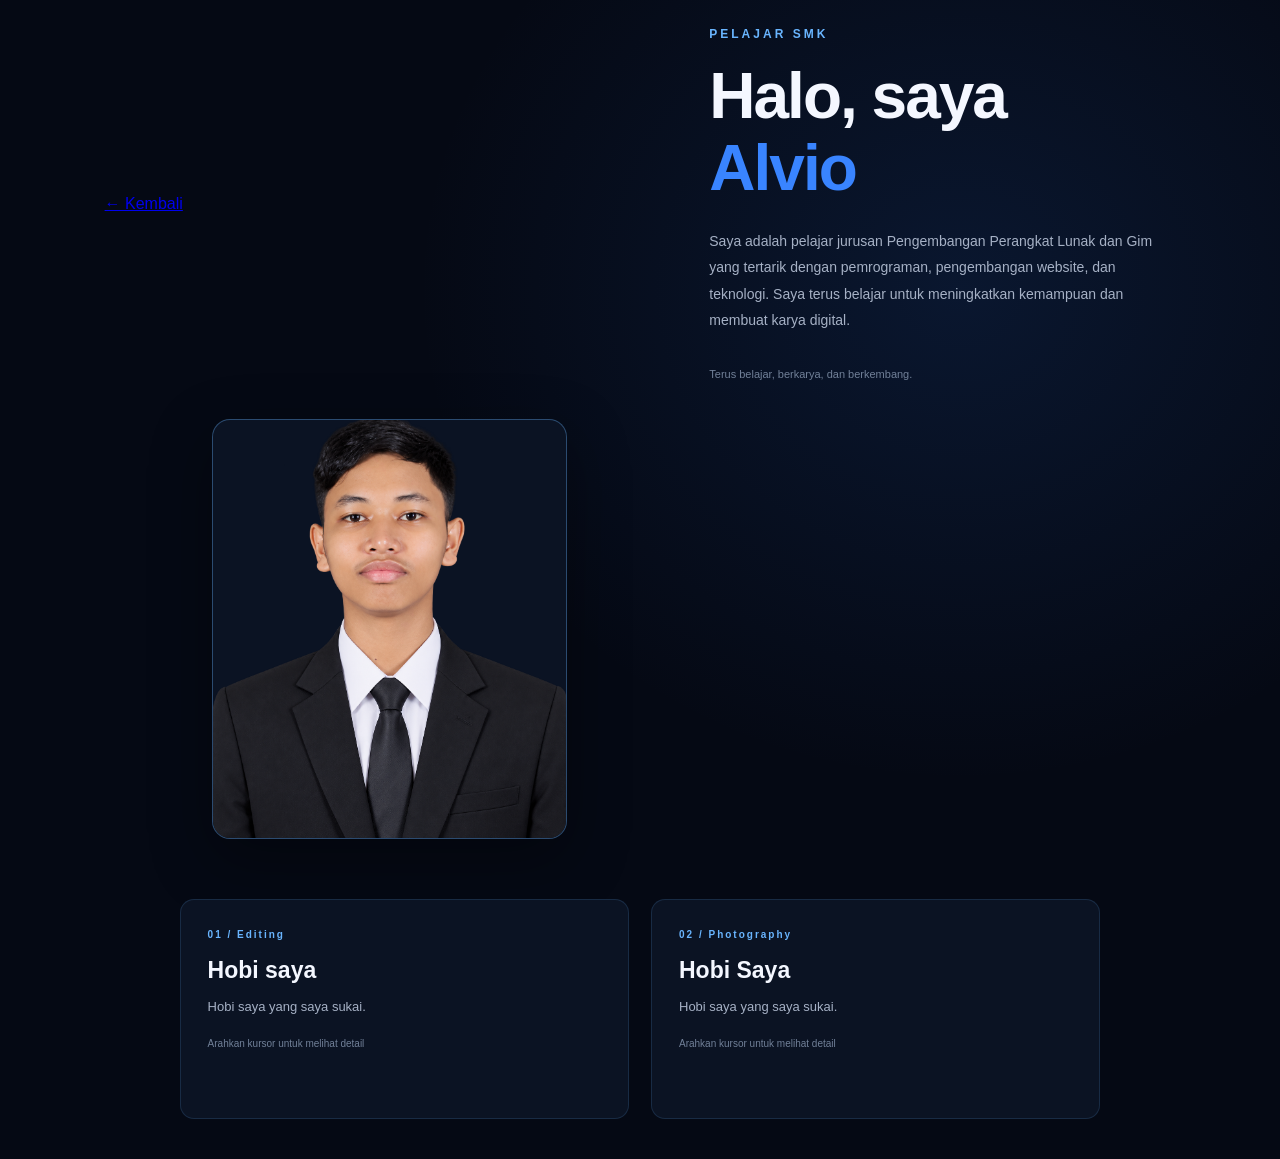
<file: page/alvio.html>
<!DOCTYPE html>
<html lang="id">
<head>
    <meta charset="UTF-8">
    <meta name="viewport" content="width=device-width, initial-scale=1.0">
    <title>Profil Saya | CEHOS</title>

    <link rel="stylesheet" href="../css/alvio.css">
</head>
<body class="profil-page">

        <main>
            <section class="profil-hero" id="beranda">
                
<a href="javascript:history.back()" class="btn-kembali">
    &#8592; Kembali
</a>


                <div class="profil-content">
                    <p class="profil-subtitle">PELAJAR SMK</p>

                    <h1>
                        Halo, saya<br>
                        <span>Alvio</span>
                    </h1>

                    <p class="profil-description">
                        Saya adalah pelajar jurusan Pengembangan Perangkat
                        Lunak dan Gim yang tertarik dengan pemrograman,
                        pengembangan website, dan teknologi. Saya terus
                        belajar untuk meningkatkan kemampuan dan membuat
                        karya digital.
                    </p>

                    <p class="profil-caption">
                        Terus belajar, berkarya, dan berkembang.
                    </p>
                </div>

                <div class="profil-photo-wrapper">
                    <img
                        src="../asset/Foto jas.png"
                        alt="Foto profil saya"
                        class="profil-photo"
                    >
                </div>

            </section>

            <section class="profil-extra">

                <article class="profil-extra-card" id="keahlian">
                    <p class="profil-card-label">01 / Editing</p>

                    <h2>Hobi saya</h2>

                    <p class="profil-card-description">
                        Hobi saya yang saya sukai.
                    </p>

                    <div class="profil-extra-detail">
                        <div class="profil-tags">
                            <span>Alight Motion</span>
                            <span>Capcut</span>
                            <span>Lightroom</span>
                        </div>

                        <p>
                            Saya sangat suka editing, terutama dibagian video editing.
                            Dan desain grafis, meskipun saya bisa dibilang masih pemula,
                            niat saya dalam belajar sampai sekarang ga pernah padam.
                        </p>
                    </div>

                    <span class="profil-card-hint">
                        Arahkan kursor untuk melihat detail
                    </span>
                </article>

                <article class="profil-extra-card" id="hobi">
                    <p class="profil-card-label">02 / Photography</p>

                    <h2>Hobi Saya</h2>

                    <p class="profil-card-description">
                        Hobi saya yang saya sukai.
                    </p>

                    <div class="profil-extra-detail">
                        <div class="profil-tags">
                            <span>Wild life photography</span>
                            <span>Macro Photography</span>
                            <span>Street Photography</span>
                        </div>

                        <p>
                            Saya suka dengan photography, saya menyukai nya karena
                            menurut saya photo itu bukan lah sekedar gambar, namun photo
                            itu adalah kenangan yang bisa kita abadikan, dan bisa kita lihat kembali di masa depan.
                        </p>
                    </div>

                    <span class="profil-card-hint">
                        Arahkan kursor untuk melihat detail
                    </span>
                </article>

            </section>
        </main>
    </div>

</body>
</html>
</file>
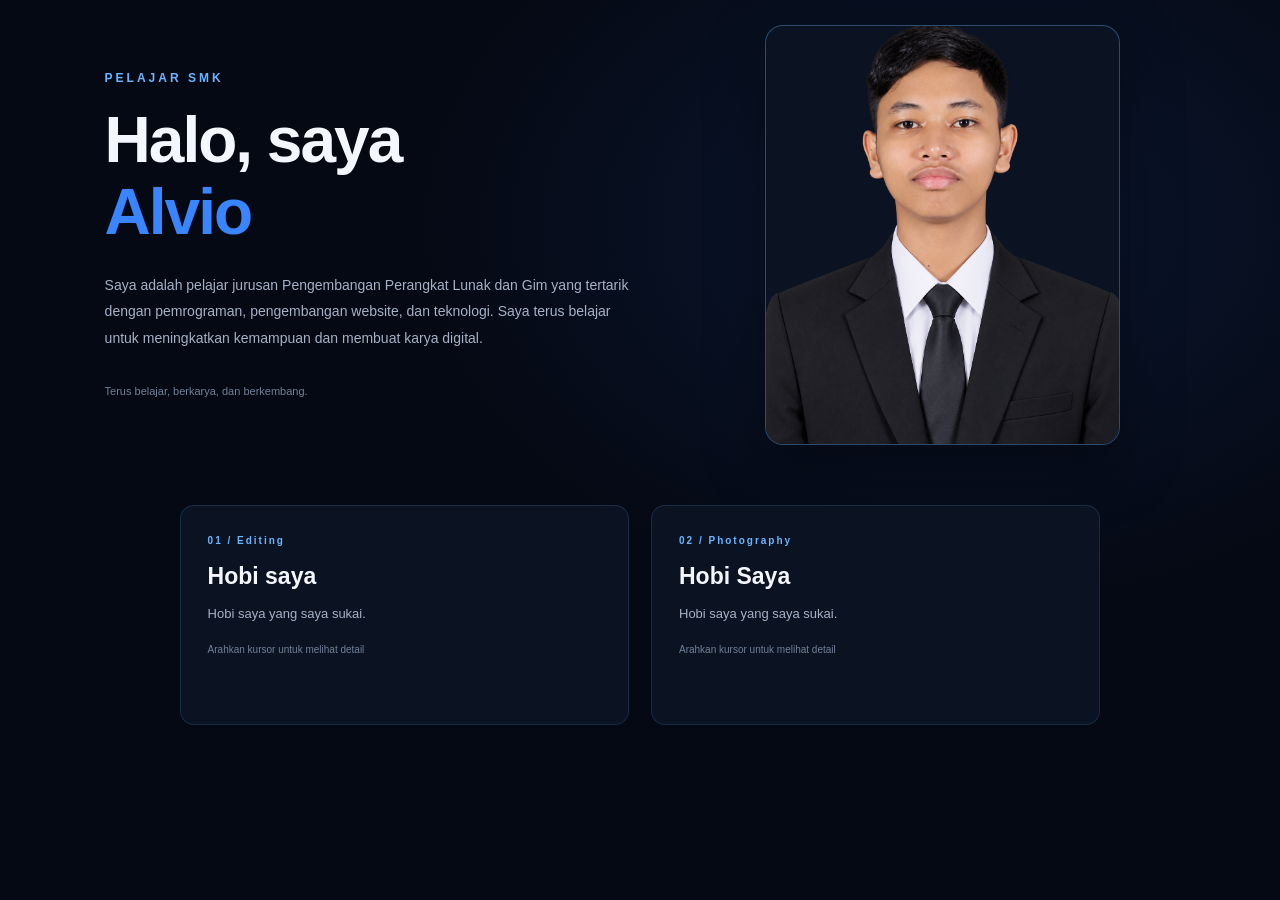
<file: page/anggota.html>
<!DOCTYPE html>
<html lang="id">
<head>
    <meta charset="UTF-8">
    <meta name="viewport" content="width=device-width, initial-scale=1.0">
    <title>Profil Saya | CEHOS</title>

    <link rel="stylesheet" href="../css/alvio.css">
</head>
<body class="profil-page">

        <main>
            <section class="profil-hero" id="beranda">

                <div class="profil-content">
                    <p class="profil-subtitle">PELAJAR SMK</p>

                    <h1>
                        Halo, saya<br>
                        <span>Alvio</span>
                    </h1>

                    <p class="profil-description">
                        Saya adalah pelajar jurusan Pengembangan Perangkat
                        Lunak dan Gim yang tertarik dengan pemrograman,
                        pengembangan website, dan teknologi. Saya terus
                        belajar untuk meningkatkan kemampuan dan membuat
                        karya digital.
                    </p>

                    <p class="profil-caption">
                        Terus belajar, berkarya, dan berkembang.
                    </p>
                </div>

                <div class="profil-photo-wrapper">
                    <img
                        src="../asset/Foto jas.png"
                        alt="Foto profil saya"
                        class="profil-photo"
                    >
                </div>

            </section>

            <section class="profil-extra">

                <article class="profil-extra-card" id="keahlian">
                    <p class="profil-card-label">01 / Editing</p>

                    <h2>Hobi saya</h2>

                    <p class="profil-card-description">
                        Hobi saya yang saya sukai.
                    </p>

                    <div class="profil-extra-detail">
                        <div class="profil-tags">
                            <span>Alight Motion</span>
                            <span>Capcut</span>
                            <span>Lightroom</span>
                        </div>

                        <p>
                            Saya sangat suka editing, terutama dibagian video editing.
                            Dan desain grafis, meskipun saya bisa dibilang masih pemula,
                            niat saya dalam belajar sampai sekarang ga pernah padam.
                        </p>
                    </div>

                    <span class="profil-card-hint">
                        Arahkan kursor untuk melihat detail
                    </span>
                </article>

                <article class="profil-extra-card" id="hobi">
                    <p class="profil-card-label">02 / Photography</p>

                    <h2>Hobi Saya</h2>

                    <p class="profil-card-description">
                        Hobi saya yang saya sukai.
                    </p>

                    <div class="profil-extra-detail">
                        <div class="profil-tags">
                            <span>Wild life photography</span>
                            <span>Macro Photography</span>
                            <span>Street Photography</span>
                        </div>

                        <p>
                            Saya suka dengan photography, saya menyukai nya karena
                            menurut saya photo itu bukan lah sekedar gambar, namun photo
                            itu adalah kenangan yang bisa kita abadikan, dan bisa kita lihat kembali di masa depan.
                        </p>
                    </div>

                    <span class="profil-card-hint">
                        Arahkan kursor untuk melihat detail
                    </span>
                </article>

            </section>
        </main>
    </div>

</body>
</html>
</file>
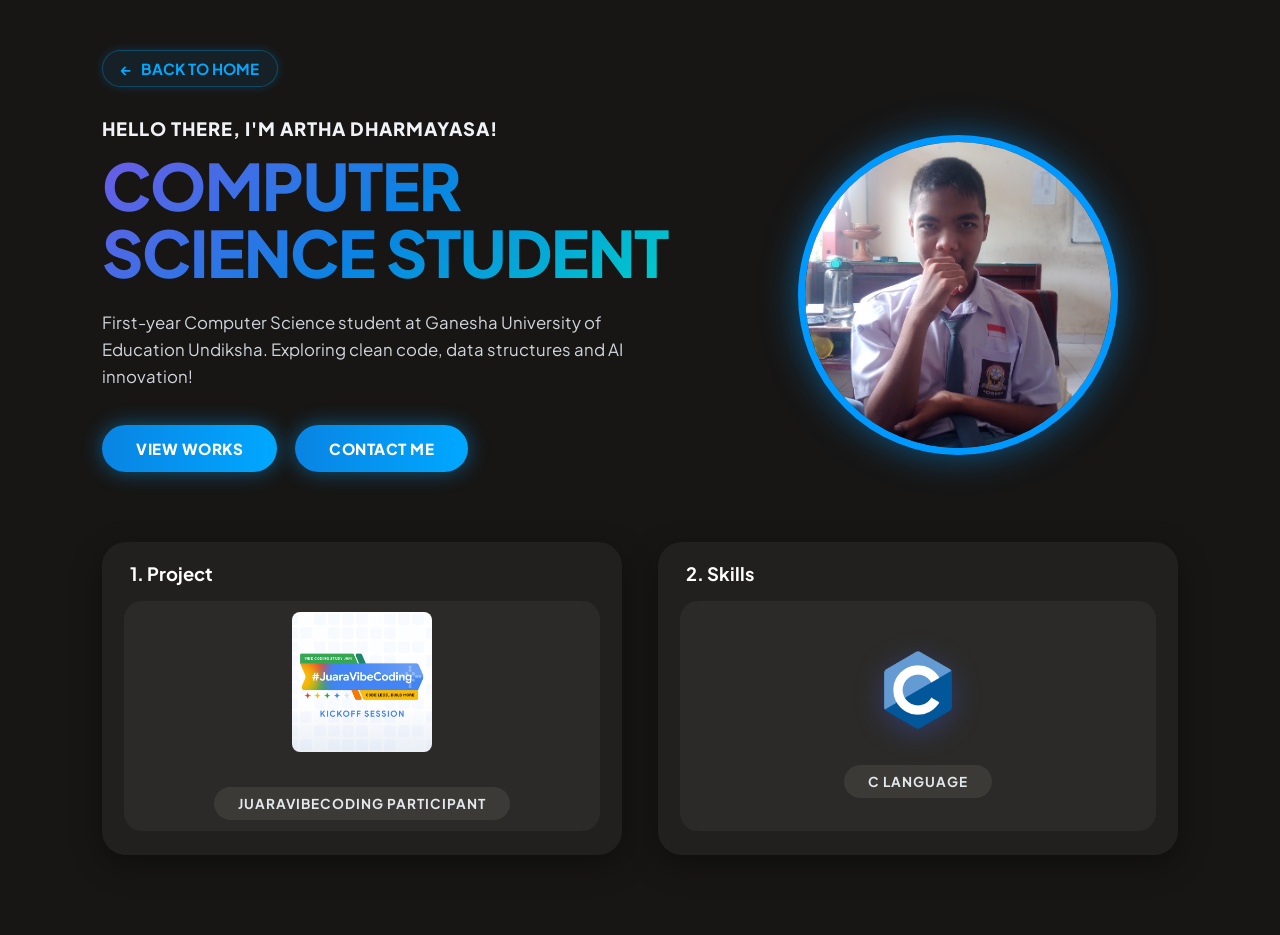
<file: page/artha.html>
<!DOCTYPE html>
<html lang="id">
<head>
  <meta charset="UTF-8">
  <meta name="viewport" content="width=device-width, initial-scale=1.0">
  <title>Profil - Artha Dharmayasa</title>
  <!-- Path CSS ke artha.css -->
  <link rel="stylesheet" href="../css/artha.css">
  <link href="https://fonts.googleapis.com/css2?family=Plus+Jakarta+Sans:wght@400;600;700;800;900&display=swap" rel="stylesheet">
</head>
<body>

  <!-- Tombol Navigasi Kembali ke Beranda Kelompok -->
  <nav class="nav-back">
    <a href="../index.html" class="btn-back">
      <span>←</span> BACK TO HOME
    </a>
  </nav>

  <!-- Bagian Hero Atas -->
  <header class="profile-hero">
    <div class="hero-content">
      <h3 class="greeting">HELLO THERE, I'M ARTHA DHARMAYASA!</h3>
      <h1 class="headline">COMPUTER<br>SCIENCE STUDENT</h1>
      <p class="bio">
        First-year Computer Science student at Ganesha University of Education Undiksha. 
        Exploring clean code, data structures and AI innovation!
      </p>
      
      <!-- Tombol Aksi -->
      <div class="hero-actions">
        <a href="#projects" class="btn btn-glow">VIEW WORKS</a>
        <a href="javascript:void(0)" id="btn-contact" class="btn btn-glow">CONTACT ME</a>
      </div>
    </div>

    <!-- Foto Profil dengan Bingkai Neon -->
    <div class="hero-avatar">
      <div class="avatar-ring">
        <img src="../asset/Foto-Profil.jpg" alt="Foto Profil Artha">
      </div>
    </div>
  </header>

  <!-- Modal / Pop-Up Kontak -->
  <div id="contact-modal" class="modal-overlay">
    <div class="modal-card">
      <div class="modal-header">
        <h3>CONTACT ME SOON!</h3>
        <button id="btn-close-modal" class="close-btn">&times;</button>
      </div>
      <div class="modal-body">
        <a href="mailto:bagus.kade.artha@student.undiksha.ac.id" class="contact-item">
          <div>
            <strong>Email Student</strong>
            <p>bagus.kade.artha@student.undiksha.ac.id</p>
          </div>
        </a>
        <a href="https://github.com/rhinzzukie" target="_blank" rel="noopener noreferrer" class="contact-item">
          <div>
            <strong>GitHub</strong>
            <p>github.com/rhinzzukie</p>
          </div>
        </a>
      </div>
    </div>
  </div>

  <!-- Bagian Kartu (Project & Skills) -->
  <main class="cards-grid">
    <!-- Kartu Proyek -->
    <section class="card" id="projects">
      <div class="card-header">
        <span class="card-title">1. Project</span>
      </div>
      <div class="card-preview skill-display">
        <div class="project-logo-wrap">
          <img src="../asset/logo-vibecoding.webp" alt="Logo Juara Vibe Coding" style="width: 140px; height: auto; border-radius: 8px; object-fit: contain; display: block;">
        </div>
        <div class="skill-tag" style="margin-top: 15px;">JUARAVIBECODING PARTICIPANT</div>
      </div>
    </section>

    <!-- Kartu Skills -->
    <section class="card" id="skills">
      <div class="card-header">
        <span class="card-title">2. Skills</span>
      </div>
      <div class="card-preview skill-display">
        <div class="c-logo-wrap">
          <img src="../asset/Logo-C.png" alt="Logo Bahasa C" style="width: 80px; height: 80px; object-fit: contain; display: block; margin: 0 auto;">
        </div>
        <div class="skill-tag">C LANGUAGE</div>
      </div>
    </section>
  </main>

  <!-- Script Interaktivitas -->
  <script src="../js/artha.js"></script>
</body>
</html>
</file>
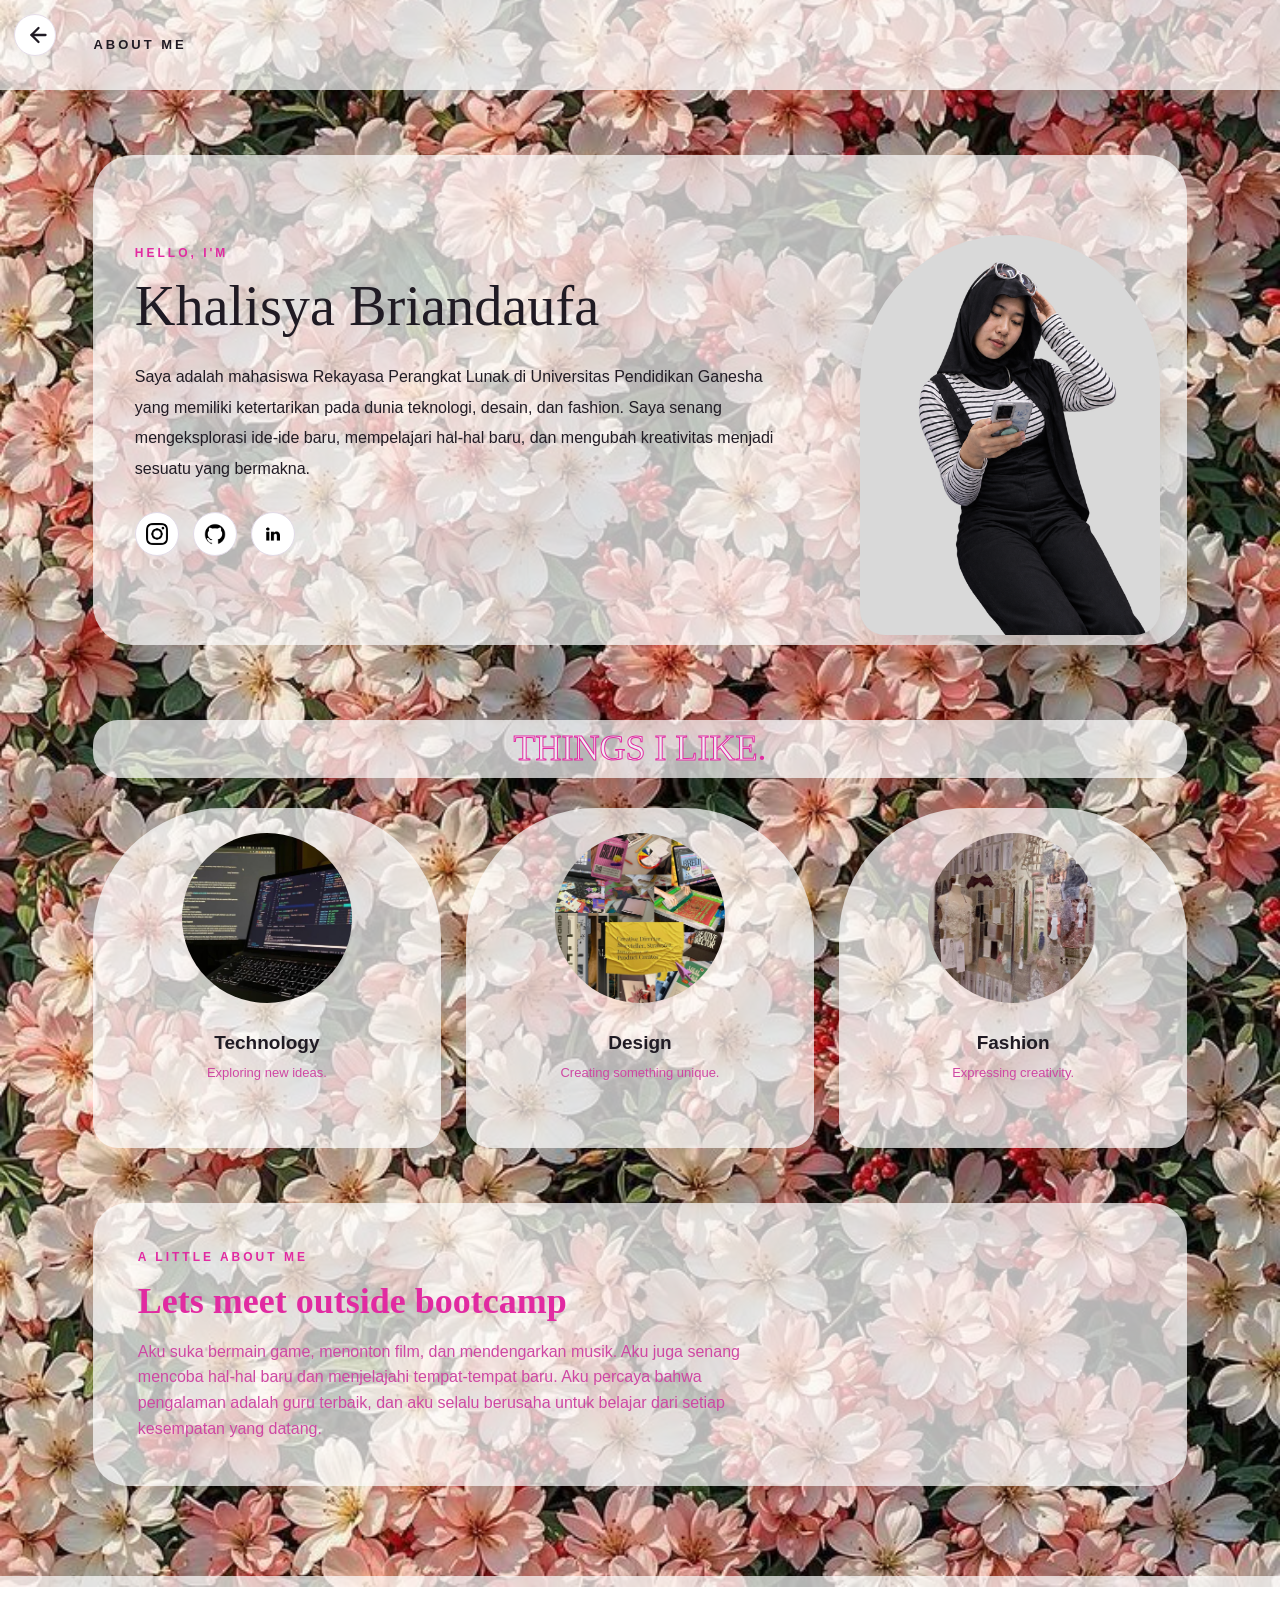
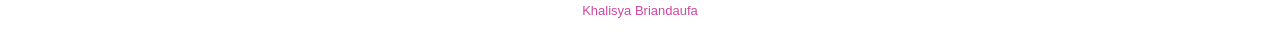
<file: page/khalis.html>
<!DOCTYPE html>
<html lang="id">
<head>
    <meta charset="UTF-8">
    <meta name="viewport" content="width=device-width, initial-scale=1.0">
    <title>About Me - Khalisya Briandaufa</title>
    <link rel="stylesheet" href="../css/khalis.css">
</head>
<body>

    <header class="navbar">
        <span>ABOUT ME</span>
        
<!-- Tombol kembali ke halaman utama -->
<a href="../index.html" class="back-button" aria-label="Kembali ke halaman utama">
    <svg
        width="28"
        height="28"
        viewBox="0 0 24 24"
        fill="none"
        xmlns="http://www.w3.org/2000/svg"
    >
        <path
            d="M15 18L9 12L15 6"
            stroke="currentColor"
            stroke-width="2"
            stroke-linecap="round"
            stroke-linejoin="round"
        />
        <path
            d="M9 12H21"
            stroke="currentColor"
            stroke-width="2"
            stroke-linecap="round"
        />
    </svg>
</a>
    </header>

    <main class="container">

        <!-- Perkenalan -->
        <section class="hero">
            <div class="hero-content">
          
                <p class="eyebrow">HELLO, I'M</p>

                <h1>Khalisya Briandaufa</h1>

                <p class="description">
                    Saya adalah mahasiswa Rekayasa Perangkat Lunak
                    di Universitas Pendidikan Ganesha yang memiliki
                    ketertarikan pada dunia teknologi, desain, dan
                    fashion. Saya senang mengeksplorasi ide-ide baru,
                    mempelajari hal-hal baru, dan mengubah kreativitas
                    menjadi sesuatu yang bermakna.
                </p>

                <div class="social-links">
                  <a href="https://instagram.com/Khalis_kid" target="_blank" aria-label="Instagram">
                  <img src="../asset/ig.png" alt="Instagram">
                </a>
                <a href="https://github.com/Khalisbrian" target="_blank" aria-label="GitHub">
                  <img src="../asset/gh.png" alt="GitHub">
                </a>
                <a href="https://linkedin.com/in/Khalisya-Briandaufa" target="_blank" aria-label="LinkedIn">
                  <img src="../asset/in.png" alt="LinkedIn">
                </a>
              </div>
            </div>

            <div class="hero-image">
                <img src="../asset/pic uta.png" alt="Foto Khalisya">
            </div>
        </section>

        <!-- Hal yang disukai -->
        <section class="likes-section">
            <h2>THINGS I LIKE<span>.</span></h2>

            <div class="likes-grid">

                <article class="like-card">
                    <div class="like-circle purple">
                      <img src="../asset/technology.jpeg" alt="">
                    </div>
                    <h3>Technology</h3>
                    <p>Exploring new ideas.</p>
                </article>

                <article class="like-card">
                    <div class="like-circle pink">
                      <img src="../asset/design.jpeg" alt="">
                    </div>
                    <h3>Design</h3>
                    <p>Creating something unique.</p>
                </article>

                <article class="like-card">
                    <div class="like-circle blue">
                      <img src="../asset/fashion.jpeg" alt="">
                    </div>
                    <h3>Fashion</h3>
                    <p>Expressing creativity.</p>
                </article>

            </div>
        </section>

        <!-- Bagian tambahan -->
        <section class="about-card">
            <p class="eyebrow">A LITTLE ABOUT ME</p>
            <h2>Lets meet outside bootcamp</h2>
            <p>
                Aku suka bermain game, menonton film, dan mendengarkan musik. Aku juga senang mencoba hal-hal baru dan menjelajahi tempat-tempat baru. Aku percaya bahwa pengalaman adalah guru terbaik, dan aku selalu berusaha untuk belajar dari setiap kesempatan yang datang.
            </p>
        </section>

    </main>

    <footer>
        <p>Khalisya Briandaufa</p>
    </footer>

</body>
</html>
</file>
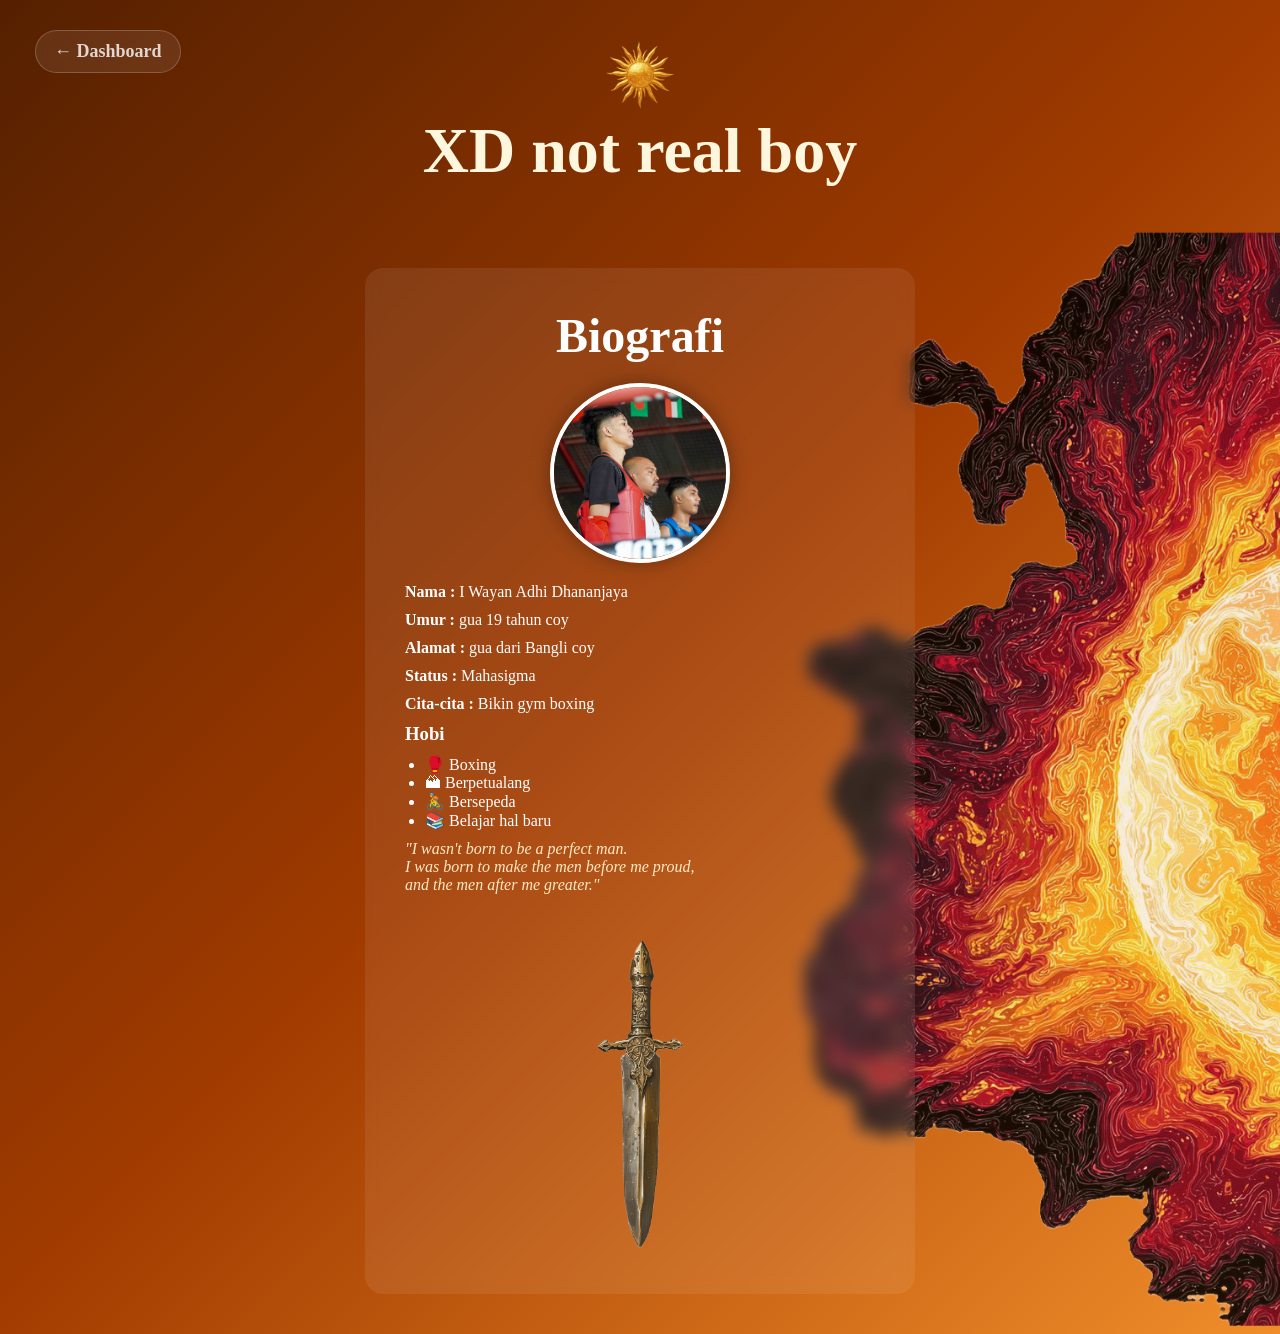
<file: page/profile-adhi-baik.html>
<!DOCTYPE html>
<html lang="en">

<head>

    <meta charset="UTF-8">

    <meta name="viewport" content="width=device-width, initial-scale=1.0">

    <title>Adhi.Anak.Baik</title>

    <link rel="stylesheet" href="../css/style-adhi-anak-baik.css">

</head>

<body>

    <a href="../index.html" class="back-btn">
        <i class="fa-solid fa-arrow-left"></i>
        Dashboard
    </a>

    <header>

        <img src="../asset/matahari.png" alt="Matahari" class="sun">

        <h1>XD not real boy</h1>

    </header>

    <main class="hero">


        <!-- ========= BIODATA ========= -->

        <section class="bio">

            <h2>Biografi</h2>

            <img src="../asset/DSC01175-2.jpg.jpeg" alt="Foto Profil" class="foto-profile">

            <p><b>Nama :</b> I Wayan Adhi Dhananjaya</p>

            <p><b>Umur :</b> gua 19 tahun coy</p>

            <p><b>Alamat :</b> gua dari Bangli coy</p>

            <p><b>Status :</b> Mahasigma</p>

            <p><b>Cita-cita :</b> Bikin gym boxing</p>

            <h3>Hobi</h3>

            <ul>

                <li>🥊 Boxing</li>

                <li>🏔 Berpetualang</li>

                <li>🚴 Bersepeda</li>

                <li>📚 Belajar hal baru</li>

            </ul>


            <p class="quote">

                "I wasn't born to be a perfect man.<br>
                I was born to make the men before me proud,<br>
                and the men after me greater."

            </p>

            <a href="https://www.tiktok.com/@hujanmalamdev?_r=1&_t=ZS-9AoEsWdJqnF" target="_blank">
                <img src="../asset/pedang.png" alt="Pedang" class="sword">
            </a>

        </section>

        <section class="right-side">

            <img src="../asset/matahari-besar.png"
                 alt="Matahari Besar"
                 class="big-fire">

        </section>

    </main>

</body>

</html>
</file>
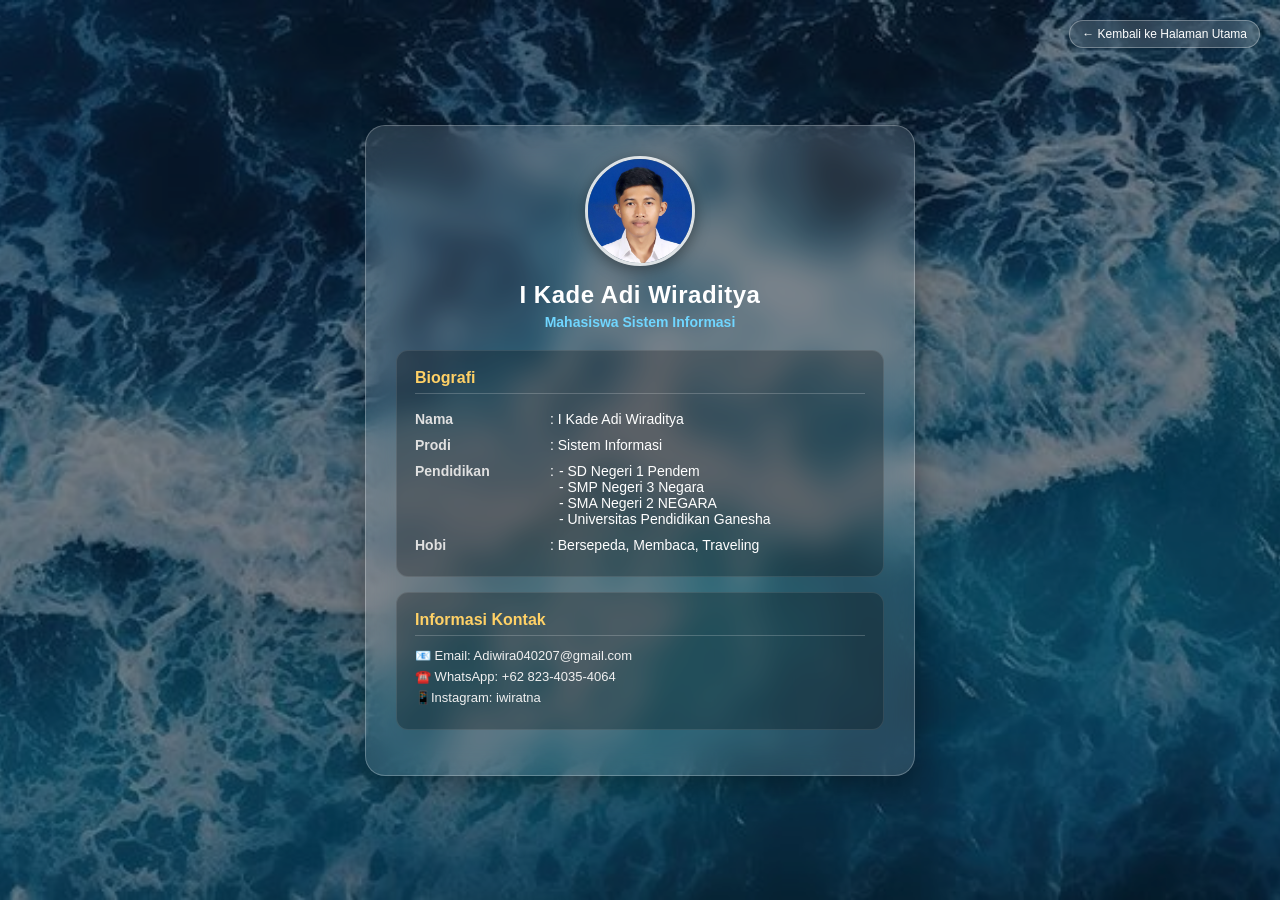
<file: page/profile-adi.html>
<!DOCTYPE html>
<html lang="id">
<head>
    <meta charset="UTF-8">
    <meta name="viewport" content="width=device-width, initial-scale=1.0">
    <title>Profil - I Kade Adi Wiraditya</title>
    <!-- Menghubungkan ke file CSS eksternal -->
    <link rel="stylesheet" href="../css/style-adi.css">
</head>
<body>
    <!-- Tombol Kembali ke Halaman Utama -->
            <a href="index.html" class="back-btn">← Kembali ke Halaman Utama</a>

    <div class="container">
        <div class="profile-card">
            
            <!-- Foto Profil -->
            <div class="profile-img-box">
                <img src="../asset/foto biru adi .png" alt="Foto I Kade Adi Wiraditya" class="profile-img">
            </div>

            <h1>I Kade Adi Wiraditya</h1>
            <p class="subtitle">Mahasiswa Sistem Informasi</p>

            <!-- Bagian Biografi -->
            <div class="bio-box">
                <h2>Biografi</h2>
                <table>
                    <tr>
                        <td><strong>Nama</strong></td>
                        <td>: I Kade Adi Wiraditya</td>
                    </tr>
                    <tr>
                        <td><strong>Prodi</strong></td>
                        <td>: Sistem Informasi</td>     
                    </tr>
                    <tr>
                        <td><strong>Pendidikan</strong></td>
                        <td>
                            <div style="display: flex; align-items: flex-start;">
                                <span style="margin-right: 5px;">:</span>
                                <div>
                                    <div>- SD Negeri 1 Pendem</div>
                                    <div>- SMP Negeri 3 Negara</div>
                                    <div>- SMA Negeri 2 NEGARA</div>
                                    <div>- Universitas Pendidikan Ganesha</div>
                                </div>
                            </div>
                        </td>
                    </tr>
                    <tr>
                        <td><strong>Hobi</strong></td>
                        <td>: Bersepeda, Membaca, Traveling</td>
                    </tr>
                </table>
            </div>

            <!-- Bagian Informasi Kontak -->
            <div class="contact-box">
                <h3>Informasi Kontak</h3>
                <p>📧 Email: Adiwira040207@gmail.com</p>
                <p>☎️ WhatsApp: +62 823-4035-4064</p>
                <p>📱Instagram: iwiratna</p>
            </div>

        </div>
    </div>

</body>
</html>
</file>
<file: css/alvio.css>
.profil-page {
    --profil-bg: #050914;
    --profil-card: #0b1323;
    --profil-blue: #3984ff;
    --profil-light: #69b5ff;
    --profil-text: #f4f7ff;
    --profil-muted: #a6b1c5;

    margin: 0;
    min-height: 100vh;
    background:
        radial-gradient(
            ellipse at 75% 25%,
            rgba(35, 95, 190, 0.16),
            transparent 40%
        ),
        var(--profil-bg);
    color: var(--profil-text);
    font-family: "Segoe UI", Arial, sans-serif;
    line-height: 1.6;
}

.profil-page *,
.profil-page *::before,
.profil-page *::after {
    box-sizing: border-box;
}

.profil-page main {
    width: 100%;
}

.profil-page p,
.profil-page h1,
.profil-page h2 {
    overflow-wrap: break-word;
}

/* PROFIL UTAMA */

.profil-page .profil-hero {
    width: 100%;
    max-width: 1250px;
    min-height: 0;
    margin: 0 auto;
    padding: 25px 7% 10px;
    display: grid;
    grid-template-columns: 1.1fr 0.9fr;
    align-items: center;
    gap: 35px;
}

.profil-page .profil-content {
    max-width: 600px;
}

.profil-page .profil-subtitle {
    margin: 0 0 17px;
    color: var(--profil-light);
    font-size: 12px;
    font-weight: 800;
    letter-spacing: 3px;
}

.profil-page .profil-content h1 {
    margin: 0;
    font-size: clamp(42px, 5vw, 68px);
    line-height: 1.12;
    letter-spacing: -2px;
}

.profil-page .profil-content h1 span {
    color: var(--profil-blue);
}

.profil-page .profil-description {
    max-width: 530px;
    margin: 23px 0 27px;
    color: var(--profil-muted);
    font-size: 14px;
    line-height: 1.9;
}

.profil-page .profil-caption {
    margin: 32px 0 0;
    color: #718098;
    font-size: 11px;
}

/* FOTO PROFIL */

.profil-page .profil-photo-wrapper {
    width: 100%;
    max-width: 355px;
    height: 420px;
    justify-self: center;
    overflow: hidden;
    border: 1px solid rgba(105, 181, 255, 0.35);
    border-radius: 18px;
    background: var(--profil-card);
    box-shadow: 0 20px 60px rgba(0, 0, 0, 0.35);
}

.profil-page .profil-photo {
    width: 100%;
    height: 100%;
    display: block;
    object-fit: cover;
    object-position: center;
    transition: transform 0.4s ease;
}

.profil-page .profil-photo-wrapper:hover .profil-photo {
    transform: scale(1.035);
}

/* KARTU HOBI */

.profil-page .profil-extra {
    width: 100%;
    max-width: 1100px;
    margin: 0 auto;
    padding: 50px 7% 40px;
    display: grid;
    grid-template-columns: repeat(2, minmax(0, 1fr));
    align-items: start;
    gap: 22px;
}

.profil-page .profil-extra-card {
    position: relative;
    min-width: 0;
    min-height: 220px;
    padding: 27px;
    overflow: hidden;
    border: 1px solid rgba(105, 181, 255, 0.15);
    border-radius: 14px;
    background: var(--profil-card);
    transition:
        transform 0.3s ease,
        border-color 0.3s ease,
        box-shadow 0.3s ease;
}

.profil-page .profil-extra-card:hover {
    transform: translateY(-6px);
    border-color: var(--profil-blue);
    box-shadow: 0 15px 35px rgba(57, 132, 255, 0.12);
}

.profil-page .profil-card-label {
    margin: 0 0 13px;
    color: var(--profil-light);
    font-size: 10px;
    font-weight: 800;
    letter-spacing: 2px;
}

.profil-page .profil-extra-card h2 {
    margin: 0 0 10px;
    font-size: 23px;
    line-height: 1.3;
}

.profil-page .profil-card-description {
    margin: 0;
    color: var(--profil-muted);
    font-size: 13px;
    line-height: 1.8;
}

/* DETAIL MUNCUL SAAT KURSOR DIARAHKAN */

.profil-page .profil-extra-detail {
    max-height: 0;
    margin-top: 0;
    overflow: hidden;
    opacity: 0;
    transform: translateY(8px);
    transition:
        max-height 0.5s ease,
        margin-top 0.4s ease,
        opacity 0.3s ease,
        transform 0.3s ease;
}

.profil-page .profil-extra-card:hover .profil-extra-detail,
.profil-page .profil-extra-card:focus-within .profil-extra-detail {
    max-height: 500px;
    margin-top: 17px;
    opacity: 1;
    transform: translateY(0);
}

/* TAG APLIKASI DAN JENIS FOTOGRAFI */

.profil-page .profil-tags {
    display: flex;
    flex-wrap: wrap;
    gap: 7px;
    margin-bottom: 12px;
}

.profil-page .profil-tags span {
    max-width: 100%;
    padding: 5px 10px;
    border: 1px solid rgba(57, 132, 255, 0.18);
    border-radius: 5px;
    background: rgba(57, 132, 255, 0.1);
    color: #80c3ff;
    font-size: 11px;
    overflow-wrap: anywhere;
}

.profil-page .profil-extra-detail p {
    margin: 0;
    color: var(--profil-muted);
    font-size: 12px;
    line-height: 1.8;
}

/* PETUNJUK KURSOR */

.profil-page .profil-card-hint {
    display: block;
    margin-top: 17px;
    color: #718098;
    font-size: 10px;
    transition: opacity 0.2s ease;
}

.profil-page .profil-extra-card:hover .profil-card-hint,
.profil-page .profil-extra-card:focus-within .profil-card-hint {
    opacity: 0;
}

/* TABLET */

@media (max-width: 850px) {
    .profil-page .profil-hero {
        min-height: 85vh;
        padding: 45px 5%;
        gap: 25px;
    }

    .profil-page .profil-photo-wrapper {
        height: 350px;
    }

    .profil-page .profil-extra {
        padding-right: 5%;
        padding-left: 5%;
    }

    .profil-page .profil-extra-card {
        padding: 22px;
    }
}

/* MOBILE */

@media (max-width: 600px) {
    .profil-page .profil-hero {
        min-height: auto;
        grid-template-columns: 1fr;
        gap: 30px;
        padding: 45px 6%;
    }

    .profil-page .profil-content h1 {
        font-size: 45px;
        letter-spacing: -1px;
    }

    .profil-page .profil-description {
        font-size: 13px;
    }

    .profil-page .profil-photo-wrapper {
        width: 100%;
        max-width: 290px;
        height: 300px;
    }

    .profil-page .profil-extra {
        grid-template-columns: 1fr;
        padding: 10px 6% 40px;
        gap: 15px;
    }

    .profil-page .profil-extra-card {
        min-height: auto;
        padding: 23px;
    }

    /* Detail tetap terlihat di HP karena tidak ada hover */
    .profil-page .profil-extra-detail {
        max-height: none;
        margin-top: 17px;
        opacity: 1;
        overflow: visible;
        transform: none;
    }

    .profil-page .profil-card-hint {
        display: none;
    }
}
</file>
<file: css/artha.css>
* {
  margin: 0;
  padding: 0;
  box-sizing: border-box;
  font-family: 'Plus Jakarta Sans', sans-serif;
}

body {
  background-color: #171615; /* Latar gelap pekat sesuai referensi */
  color: #ffffff;
  padding: 50px 8% 80px;
  min-height: 100vh;
}

/* ==================== HERO SECTION ==================== */
.profile-hero {
  display: flex;
  align-items: center;
  justify-content: space-between;
  gap: 50px;
  margin-bottom: 70px;
}

.hero-content {
  flex: 1.2;
}

.greeting {
  font-size: 1.15rem;
  letter-spacing: 1px;
  font-weight: 800;
  color: #f1f2f6;
  margin-bottom: 12px;
}

/* Tipografi Judul Besar Bergaya Gradien */
.headline {
  font-size: 4rem;
  line-height: 1.05;
  font-weight: 900;
  letter-spacing: -1px;
  background: linear-gradient(135deg, #6c5ce7 0%, #0984e3 50%, #00cec9 100%);
  background-clip: text;
  -webkit-text-fill-color: transparent;
  margin-bottom: 24px;
}

.bio {
  color: #d1d5db;
  font-size: 1.05rem;
  line-height: 1.6;
  max-width: 540px;
  margin-bottom: 34px;
}

/* Tombol Aksi Kapsul Berpendar */
.hero-actions {
  display: flex;
  gap: 18px;
}

.btn {
  display: inline-block;
  text-decoration: none;
  font-size: 0.95rem;
  font-weight: 800;
  letter-spacing: 0.5px;
  padding: 14px 34px;
  border-radius: 40px;
  color: #ffffff;
  transition: transform 0.25s ease, box-shadow 0.25s ease;
}

.btn-glow {
  background: linear-gradient(90deg, #0984e3, #00a8ff);
  box-shadow: 0 0 20px rgba(0, 168, 255, 0.45);
}

.btn-glow:hover {
  transform: translateY(-3px);
  box-shadow: 0 0 30px rgba(0, 168, 255, 0.75);
}

/* Foto Profil Bundar dengan Cincin Neon Biru Tebal */
.hero-avatar {
  flex: 0.9;
  display: flex;
  justify-content: center;
}

.avatar-ring {
  width: 320px;
  height: 320px;
  border-radius: 50%;
  border: 7px solid #0099ff;
  box-shadow: 0 0 35px rgba(0, 153, 255, 0.5);
  overflow: hidden;
  display: flex;
  align-items: center;
  justify-content: center;
  background-color: #222;
}

.avatar-ring img {
  width: 100%;
  height: 100%;
  object-fit: cover;
  display: block;
}

/* Navigasi Tombol Kembali - Nuansa Biru */
.nav-back {
  margin-bottom: 30px;
}

.btn-back {
  display: inline-flex;
  align-items: center;
  gap: 8px;
  color: #00a8ff; /* Teks warna biru cerah */
  text-decoration: none;
  font-weight: 700;
  font-size: 0.95rem;
  padding: 8px 18px;
  border-radius: 20px;
  background: rgba(0, 168, 255, 0.08); /* Latar belakang biru transparan */
  border: 1px solid rgba(0, 168, 255, 0.3); /* Bingkai biru tipis */
  box-shadow: 0 0 10px rgba(0, 168, 255, 0.2); /* Efek glow biru samar */
  transition: all 0.25s ease;
}



/* ==================== KARTU SECTION ==================== */
.cards-grid {
  display: grid;
  grid-template-columns: repeat(auto-fit, minmax(360px, 1fr));
  gap: 36px;
}

.card {
  background-color: #21201e;
  border-radius: 24px;
  padding: 20px 22px 24px;
  box-shadow: 0 10px 30px rgba(0, 0, 0, 0.35);
}

.card-header {
  display: flex;
  justify-content: space-between;
  align-items: center;
  margin-bottom: 16px;
  padding: 0 6px;
}

.card-title {
  font-size: 1.15rem;
  font-weight: 700;
  color: #ffffff;
}

.more-btn {
  background: none;
  border: none;
  color: #8b92a5;
  font-size: 1.2rem;
  cursor: pointer;
  letter-spacing: 2px;
}

/* Kotak Preview di Dalam Kartu */
.card-preview {
  background-color: #2b2a28;
  border-radius: 18px;
  min-height: 230px;
  display: flex;
  align-items: center;
  justify-content: center;
  position: relative;
  overflow: hidden;
}

/* Desain Banner Proyek */
.project-banner {
  width: 100%;
  height: 100%;
  background: linear-gradient(145deg, #181926, #0e111a);
  padding: 24px;
  display: flex;
  flex-direction: column;
  justify-content: space-between;
}

.tag-headline {
  font-size: 0.95rem;
  font-weight: 700;
  color: #ff9f43;
  line-height: 1.4;
  display: block;
  max-width: 280px;
}

.project-badge {
  background: rgba(0, 0, 0, 0.6);
  border-radius: 10px;
  padding: 10px 14px;
  width: fit-content;
}

.project-badge strong {
  display: block;
  font-size: 0.95rem;
  letter-spacing: 1px;
}

.project-badge span {
  font-size: 0.8rem;
  color: #a4b0be;
}

/* Desain Logo Skill C */
.skill-display {
  flex-direction: column;
  gap: 20px;
}

.c-logo-wrap {
  width: 110px;
  height: 110px;
  display: flex;
  align-items: center;
  justify-content: center;
  filter: drop-shadow(0 6px 14px rgba(63, 81, 181, 0.45));
}

.hexagon-svg {
  width: 100%;
  height: 100%;
}

.skill-tag {
  background-color: #3b3a37;
  color: #e4e7eb;
  padding: 8px 24px;
  border-radius: 20px;
  font-size: 0.85rem;
  font-weight: 700;
  letter-spacing: 1px;
}

/* Latar Belakang Gelap / Backdrop Modal */
.modal-overlay {
  display: none; /* Tersembunyi saat awal */
  position: fixed;
  inset: 0;
  background-color: rgba(0, 0, 0, 0.7);
  backdrop-filter: blur(5px);
  justify-content: center;
  align-items: center;
  z-index: 999;
}

/* Kotak Konten Pop-Up */
.modal-card {
  background: #1e1e1e;
  border: 1px solid rgba(255, 255, 255, 0.15);
  border-radius: 16px;
  width: 90%;
  max-width: 420px;
  padding: 24px;
  box-shadow: 0 10px 30px rgba(0, 0, 0, 0.5);
  color: #ffffff;
}

.modal-header {
  display: flex;
  justify-content: space-between;
  align-items: center;
  margin-bottom: 20px;
}

.modal-header h3 {
  margin: 0;
  font-size: 1.25rem;
}

.close-btn {
  background: none;
  border: none;
  color: #aaa;
  font-size: 1.5rem;
  cursor: pointer;
}

.close-btn:hover {
  color: #fff;
}

/* Item Tautan Kontak */
.contact-item {
  display: flex;
  align-items: center;
  gap: 15px;
  padding: 12px 16px;
  background: rgba(255, 255, 255, 0.05);
  border-radius: 10px;
  text-decoration: none;
  color: inherit;
  margin-bottom: 12px;
  transition: background 0.2s ease, transform 0.2s ease;
}

.contact-item:hover {
  background: rgba(255, 255, 255, 0.12);
  transform: translateY(-2px);
}

.contact-item p {
  margin: 2px 0 0 0;
  font-size: 0.85rem;
  color: #94a3b8;
}

.contact-icon {
  font-size: 1.6rem;
}

/* Kondisi Saat Modal Aktif */
.modal-overlay.active {
  display: flex;
}

/* ==================== RESPONSIF ==================== */
@media (max-width: 900px) {
  .profile-hero {
    flex-direction: column-reverse;
    text-align: center;
    gap: 36px;
  }

  .headline {
    font-size: 2.8rem;
  }

  .bio {
    margin: 0 auto 28px;
  }

  .hero-actions {
    justify-content: center;
  }

  .avatar-ring {
    width: 240px;
    height: 240px;
  }
}
</file>
<file: css/khalis.css>
/* =========================
   RESET & BASIC STYLE
========================= */

* {
    margin: 0;
    padding: 0;
    box-sizing: border-box;
}

:root {
    --surface: #f0edf2;
    --text: #201b24;
    --muted: #ce47a3;
    --purple: #e12aa1;
}

html {
    scroll-behavior: smooth;
}

body {
    font-family: 'Inter', Arial, sans-serif;
    line-height: 1.6;
    color: var(--text);

    background-image: url("../asset/flower.jpeg");
    background-size: cover;
    background-position: center;
    background-repeat: no-repeat;
    background-attachment: fixed;
}

img {
    display: block;
    max-width: 100%;
}

a {
    color: inherit;
    text-decoration: none;
}

/* =========================
   NAVBAR
========================= */

.navbar {
    width: 100%;
    min-height: 90px;
    padding: 20px 7.3%;

    display: flex;
    align-items: center;
    justify-content: space-between;

    background: rgba(255, 255, 255, 0.7);
}

.navbar span {
    font-size: 13px;
    font-weight: 700;
    letter-spacing: 3px;
}

/* Tombol kembali */

.back-button {
    position: fixed;
    top: 14px;
    left: 14px;
    z-index: 1000;

    width: 42px;
    height: 42px;

    display: flex;
    align-items: center;
    justify-content: center;

    background: white;
    color: var(--text);
    border: 1px solid #e5dce9;
    border-radius: 50%;

    box-shadow: 0 4px 15px rgba(0, 0, 0, 0.08);
    transition: 0.25s ease;
}

.back-button:hover {
    background: var(--purple);
    color: white;
    transform: translateX(-4px);
}

/* =========================
   MAIN CONTAINER
========================= */

.container {
    width: min(1229px, 85.5%);
    margin: 65px auto 90px;
}

/* =========================
   HERO / INTRODUCTION
========================= */

.hero {
    min-height: 377px;
    padding: 45px 42px;

    display: grid;
    grid-template-columns: minmax(0, 1.5fr) minmax(220px, 0.7fr);
    align-items: center;
    gap: 35px;

    position: relative;
    overflow: visible;

    background: rgba(255, 255, 255, 0.7);
    border-radius: 40px;
}

.hero-content {
    min-width: 0;
    position: relative;
    z-index: 1;
}

.eyebrow {
    margin-bottom: 12px;

    color: var(--purple);
    font-size: 12px;
    font-weight: 800;
    letter-spacing: 3px;
}

.hero h1 {
    margin-bottom: 24px;

    font-family: 'Cormorant Garamond', serif;
    font-size: clamp(36px, 4.4vw, 58px);
    font-weight: 500;
    line-height: 1.12;

    overflow-wrap: anywhere;
}

.description {
    max-width: 700px;

    font-size: 16px;
    line-height: 1.9;
}

/* Social media */


.social-links {
    display: flex;
    align-items: center;
    gap: 14px;
    margin-top: 28px;
}

.social-links a {
    width: 44px;
    height: 44px;

    display: flex;
    align-items: center;
    justify-content: center;

    background: white;
    border: 1px solid #e2dbe8;
    border-radius: 50%;

    transition: 0.25s ease;
}

.social-links a img {
    width: 22px;
    height: 22px;
    object-fit: contain;
}

.social-links a:hover {
    background: var(--purple);
    transform: translateY(-4px);
}

.social-links a:hover img {
    filter: brightness(0) invert(1);
}


/* =========================
   FOTO PROFIL
========================= */

.hero-image {
    width: 100%;
    max-width: 300px;
    aspect-ratio: 3 / 4;

    justify-self: end;

    position: relative;
    top: 35px;
    right: -15px;
    z-index: 2;

    overflow: hidden;
    border-radius: 150px 150px 25px 25px;

    background: #d9d9d9;
    box-shadow: 0 15px 35px rgba(0, 0, 0, 0.12);
}

.hero-image img {
    width: 100%;
    height: 100%;
    object-fit: cover;
}

/* =========================
   THINGS I LIKE
========================= */

.likes-section {
    margin-top: 75px;
}

.likes-section h2 {
    margin-bottom: 30px;
    color: var(--purple);
    font-family: 'Cormorant Garamond', serif;
    font-size: clamp(26px, 3vw, 36px);
    font-weight: 500;
    text-align: center;

    color: var(--surface);
    -webkit-text-stroke: 1px var(--purple);
    background: rgba(255, 255, 255, 0.7);
    border-radius:25px;
}

.likes-section h2 span {
    color: var(--purple);
    -webkit-text-stroke: 0;
}

/* Grid kartu */

.likes-grid {
    display: grid;
    grid-template-columns: repeat(3, minmax(0, 1fr));
    gap: 25px;
}

/* Kartu kesukaan */

.like-card {
    min-width: 0;
    min-height: 340px;
    padding: 25px 20px;

    display: flex;
    flex-direction: column;
    align-items: center;
    text-align: center;

    overflow: hidden;

    background: rgba(255, 255, 255, 0.7);
    border-radius: 130px 130px 25px 25px;

    transition: transform 0.3s ease;
}

.like-card:hover {
    transform: translateY(-8px);
}

/* Foto pada kartu */

.like-circle {
    width: 170px;
    height: 170px;
    flex-shrink: 0;

    margin-bottom: 25px;

    border-radius: 50%;
    overflow: hidden;
}

.like-circle img {
    width: 100%;
    height: 100%;

    object-fit: cover;
    object-position: center;
}

/* Teks kartu */

.like-card h3 {
    margin-bottom: 5px;
    font-size: 19px;
}

.like-card p {
    color: var(--muted);
    font-size: 13px;
    color: var(--purple);
}

.like-card p{
    color: var(--muted);
}

/* =========================
   ABOUT CARD
========================= */

.about-card {
    margin-top: 55px;
    padding: 45px;

    background: rgba(255, 255, 255, 0.7);
    border-radius: 35px;
}

.about-card h2 {
    margin-bottom: 15px;
    color: var(--purple);
    font-family: 'Cormorant Garamond', serif;
    font-size: clamp(25px, 3vw, 36px);
    line-height: 1.25;
}

.about-card > p:last-child {
    max-width: 650px;
    color: var(--muted);
}

/* =========================
   FOOTER
========================= */

footer {
    padding: 25px 7%;

    background: rgba(255, 255, 255, 0.7);

    text-align: center;
    color: var(--muted);
    font-size: 13px;
}
</file>
<file: css/style-adhi-anak-baik.css>
*{
    margin:0;
    padding:0;
    box-sizing:border-box;
}

body {
    font-family:Georgia, "Times New Roman", serif;

    color:white;

    overflow-x:hidden;

    background:linear-gradient(135deg,#552000,#a13b00,#f08d2a);

}

header{

    text-align:center;

    padding:40px;

}

.sun{

    width:70px;

}

header h1{



    font-size:64px;

    color:#fff6de;

}

.hero{

    position:relative;

    width:100%;

    min-height:75vh;

}

.bio{

    width:550px;

    max-width:90%;

    margin:40px auto;

    background:rgba(255,255,255,.08);

    backdrop-filter:blur(8px);

    border-radius:18px;

    padding:40px;

    position:relative;

    z-index:5;

}

.bio h2{
    text-align:center;

    font-size:48px;

    margin-bottom:20px;

}

.foto-profile{

    display:block;

    width:180px;
    height:180px;

    margin:20px auto;

    object-fit:cover;

    border-radius:50%;

    border:4px solid #fff;

    box-shadow:0 0 20px rgba(0,0,0,.35);

}

.bio p{

    margin:10px 0;

}

.bio ul{

    margin-left:20px;

    margin-top:10px;

}

.quote {

    margin-top:25px;

    font-style:italic;

    color:#ffe9c4;

}

.sword{

    width:180px;

    display:block;

    margin:40px auto 0;

}

.right-side{

    position:absolute;

    right:-140px;

    top:50%;

    transform:translateY(-50%);

    z-index:1;

}

.big-fire{

    width:620px;

    transform:scaleX(-1);

    opacity:.9;

}

@media(max-width:900px){

.right-side{

display:none;

}

header h1{

font-size:48px;

}

}

.back-btn{

    position:fixed;

    top:30px;
    left:35px;

    text-decoration:none;

    color:rgba(255,255,255,.8);

    font-size:18px;
    font-weight:bold;

    font-family:Georgia, "Times New Roman", serif;

    padding:10px 18px;

    border:1px solid rgba(255,255,255,.2);

    border-radius:50px;

    backdrop-filter:blur(8px);

    background:rgba(255,255,255,.08);

    transition:.3s;

}

.back-btn:hover{

    color:#fff;

    background:rgba(255,255,255,.15);

    transform:translateX(-6px);

    box-shadow:0 0 15px rgba(255,255,255,.2);

}

.back-btn::before{

    content:"← ";

    transition:.3s;

}

.back-btn:hover::before{

    margin-right:8px;

}
</file>
<file: css/style-adi.css>
/* Pengaturan Dasar & Reset */
* {
    margin: 0;
    padding: 0;
    box-sizing: border-box;
    font-family: 'Segoe UI', Tahoma, Geneva, Verdana, sans-serif;
}

/* Background Gambar Laut dengan Overlay Gelap agar Teks Terbaca Jelas */
body {
    background-image: url('../asset/ocean.jpg'); /* Sesuaikan nama file gambar laut */
    background-size: cover;
    background-position: center;
    background-repeat: no-repeat;
    min-height: 100vh;
    display: flex;
    justify-content: center;
    align-items: center;
    padding: 20px;
    color: #ffffff;
    position: relative;
}

body::before {
    content: '';
    position: absolute;
    top: 0;
    left: 0;
    width: 100%;
    height: 100%;
    background: rgba(0, 0, 0, 0.45); /* Efek gelap transparan di atas gambar laut */
    z-index: -1;
}

.container {
    width: 100%;
    max-width: 550px;
}

/* Efek Glassmorphism Card */
.profile-card {
    background: rgba(255, 255, 255, 0.12);
    backdrop-filter: blur(14px);
    -webkit-backdrop-filter: blur(14px);
    border: 1px solid rgba(255, 255, 255, 0.25);
    border-radius: 20px;
    padding: 30px;
    box-shadow: 0 8px 32px 0 rgba(0, 0, 0, 0.37);
    text-align: center;
}

/* Styling Foto Profil */
.profile-img-box {
    width: 110px;
    height: 110px;
    margin: 0 auto 15px auto;
    border-radius: 50%;
    overflow: hidden;
    border: 3px solid rgba(255, 255, 255, 0.8);
    box-shadow: 0 4px 15px rgba(0,0,0,0.4);
}

.profile-img {
    width: 100%;
    height: 100%;
    object-fit: cover;
}

h1 {
    font-size: 24px;
    margin-bottom: 5px;
    letter-spacing: 0.5px;
}

.subtitle {
    font-size: 14px;
    color: #70d6ff;
    margin-bottom: 20px;
    font-weight: 600;
}

/* Box Konten Biografi & Kontak */
.bio-box, .contact-box {
    text-align: left;
    background: rgba(0, 0, 0, 0.25);
    padding: 18px;
    border-radius: 12px;
    margin-bottom: 15px;
    border: 1px solid rgba(255, 255, 255, 0.1);
}

.bio-box h2, .contact-box h3 {
    font-size: 16px;
    margin-bottom: 12px;
    border-bottom: 1px solid rgba(255, 255, 255, 0.2);
    padding-bottom: 6px;
    color: #ffd166;
}

/* Tabel Biodata */
table {
    width: 100%;
    font-size: 14px;
    border-collapse: collapse;
}

table td {
    padding: 5px 0;
    vertical-align: top;
}

table td:first-child {
    width: 30%;
    color: #e0e0e0;
}

/* List Pendidikan */
.edu-list {
    list-style-type: disc;
    padding-left: 18px;
    margin: 0;
}

.edu-list li {
    font-size: 13px;
    margin-bottom: 3px;
}

/* Bagian Kontak */
.contact-box p {
    font-size: 13px;
    margin-bottom: 6px;
    color: #f0f0f0;
}

.back-btn {
    position: absolute;
    top: 20px;
    right: 20px;
    background: rgba(255, 255, 255, 0.15);
    backdrop-filter: blur(10px);
    -webkit-backdrop-filter: blur(10px);
    color: #ffffff;
    padding: 6px 12px;
    border-radius: 15px;
    text-decoration: none;
    font-size: 12px;
    font-weight: 500;
    border: 1px solid rgba(255, 255, 255, 0.3);
    transition: background 0.3s ease;
}

.back-btn:hover {
    background: rgba(255, 255, 255, 0.3);
}
</file>
